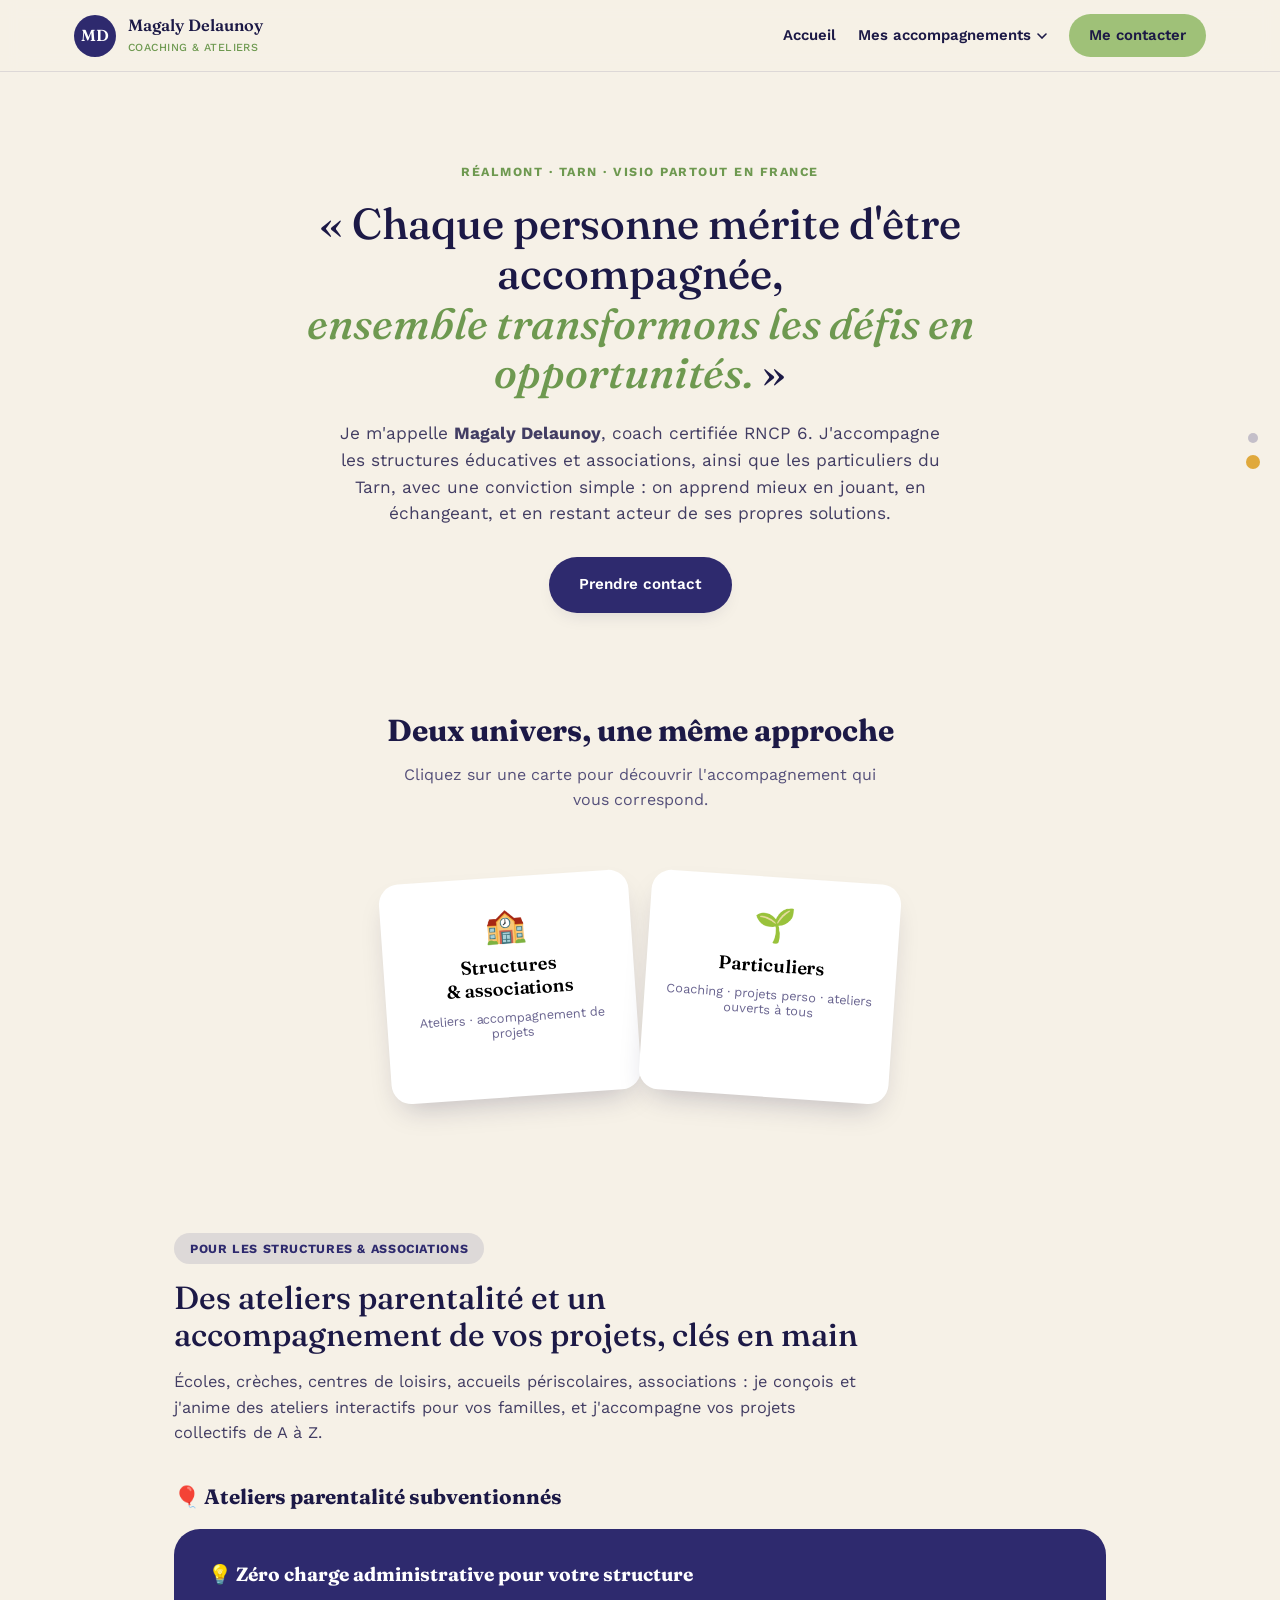
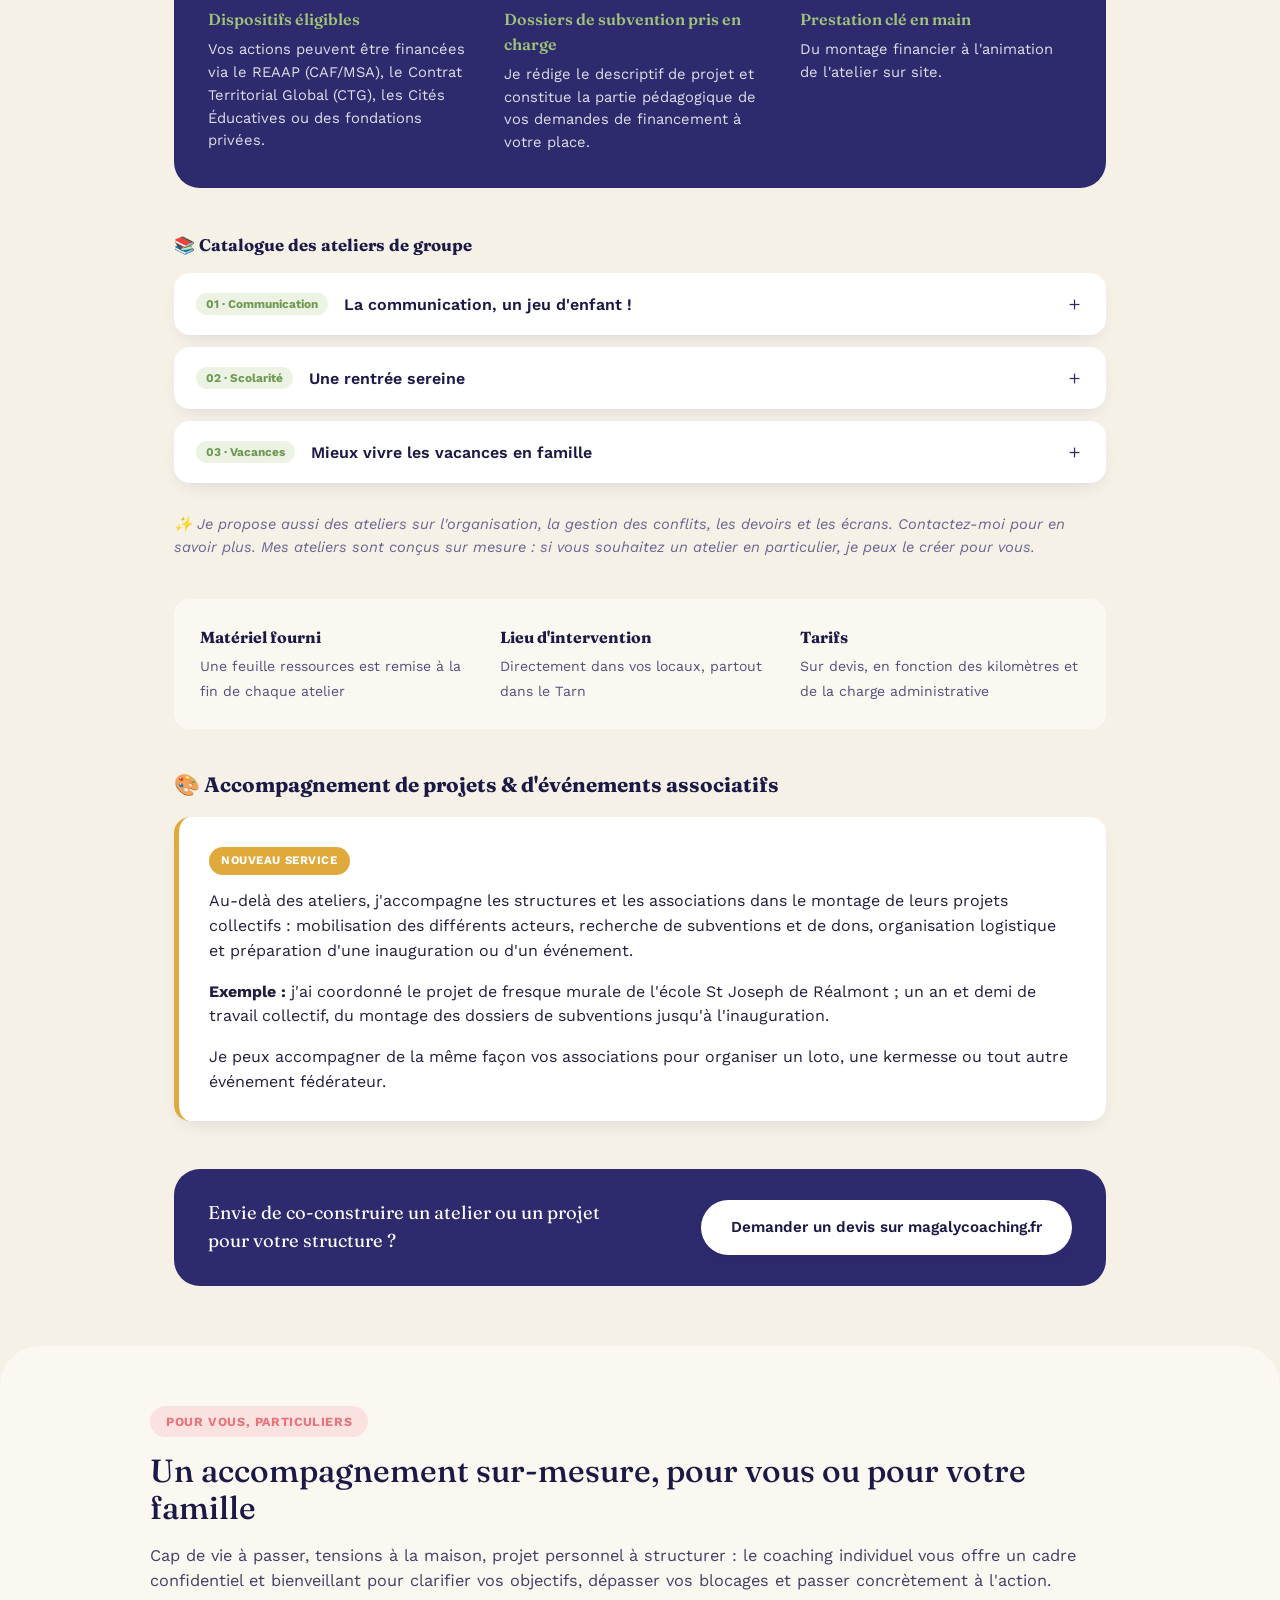
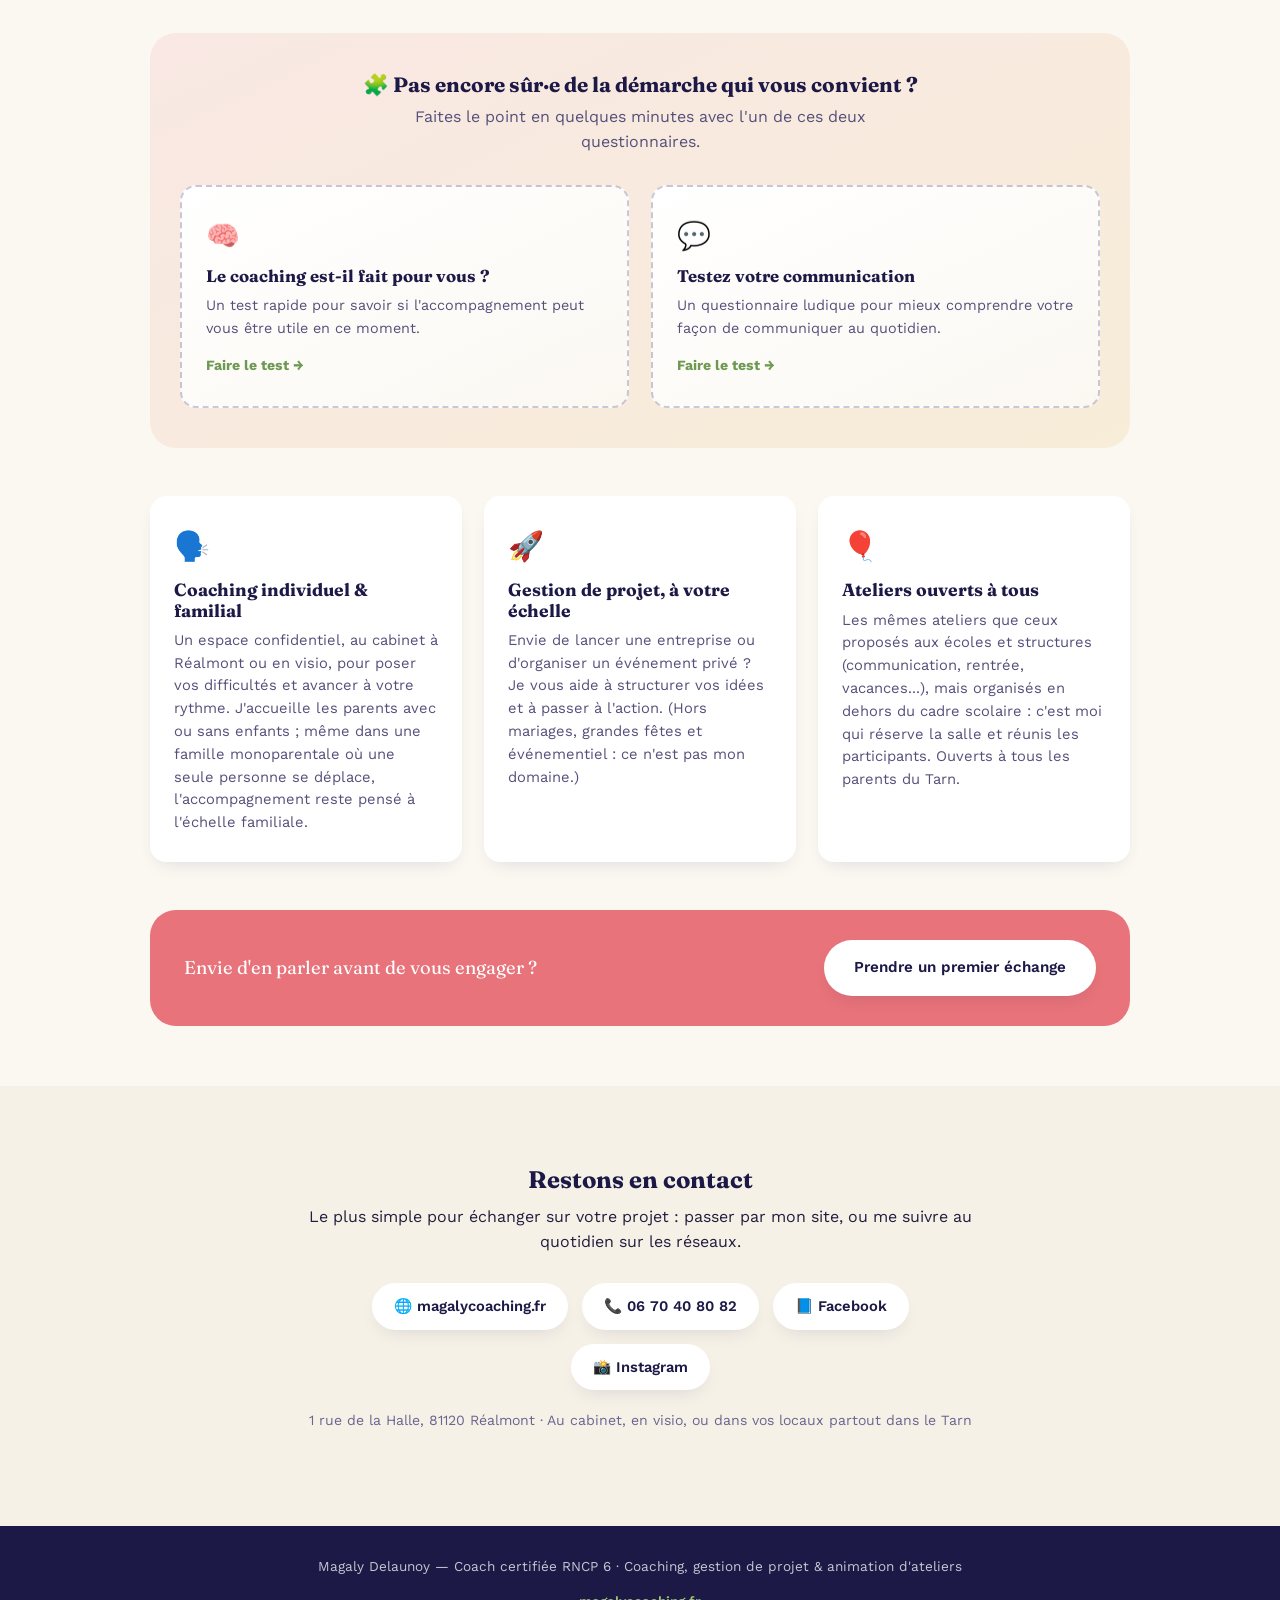
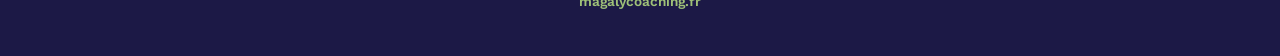
<file: index.html>
<!DOCTYPE html>
<html lang="fr">
<head>
<meta charset="UTF-8">
<meta name="viewport" content="width=device-width, initial-scale=1.0">
<title>Magaly Delaunoy — Coach certifiée RNCP 6 | Réalmont, Tarn</title>
<meta name="description" content="Coach certifiée RNCP 6 à Réalmont (Tarn) : ateliers et accompagnement de projets pour structures et associations, coaching et gestion de projet pour particuliers.">
<link rel="preconnect" href="https://fonts.googleapis.com">
<link rel="preconnect" href="https://fonts.gstatic.com" crossorigin>
<link href="https://fonts.googleapis.com/css2?family=Fraunces:ital,opsz,wght@0,9..144,400;0,9..144,500;0,9..144,600;0,9..144,700;1,9..144,500&family=Work+Sans:wght@400;500;600;700&display=swap" rel="stylesheet">
<link rel="stylesheet" href="style.css">
</head>
<body>

<div class="progress-thread" aria-hidden="true">
  <span class="thread-dot" data-target="pro"></span>
  <span class="thread-dot" data-target="particuliers"></span>
</div>

<header class="site-header">
  <div class="header-inner">
    <a href="#top" class="logo scroll-top-link">
      <span class="logo-mark">MD</span>
      <span class="logo-text">Magaly Delaunoy<br><small>Coaching &amp; Ateliers</small></span>
    </a>

    <button class="nav-toggle" id="navToggle" aria-expanded="false" aria-controls="primaryNav" aria-label="Ouvrir le menu">
      <span></span><span></span><span></span>
    </button>

    <nav class="primary-nav" id="primaryNav">
      <a href="#top" class="nav-link scroll-top-link">Accueil</a>

      <div class="dropdown">
        <button class="dropdown-toggle" id="dropdownToggle" aria-expanded="false">
          Mes accompagnements <svg width="10" height="6" viewBox="0 0 10 6" fill="none"><path d="M1 1l4 4 4-4" stroke="currentColor" stroke-width="1.6" stroke-linecap="round"/></svg>
        </button>
        <ul class="dropdown-menu" id="dropdownMenu">
          <li><a href="#pro"><span class="dd-icon">🏫</span>Structures &amp; associations</a></li>
          <li><a href="#particuliers"><span class="dd-icon">🌱</span>Particuliers</a></li>
        </ul>
      </div>

      <a href="#contact" class="nav-link nav-cta">Me contacter</a>
    </nav>
  </div>
</header>

<main>

  <!-- HERO -->
  <section class="hero">
    <div class="hero-inner">
      <p class="eyebrow">Réalmont · Tarn · Visio partout en France</p>
      <h1 class="hero-title">« Chaque personne mérite d'être accompagnée,<br>
      <em>ensemble transformons les défis en opportunités.</em> »</h1>
      <p class="hero-lede">
        Je m'appelle <strong>Magaly Delaunoy</strong>, coach certifiée RNCP 6.
        J'accompagne les structures éducatives et associations, ainsi que les particuliers
        du Tarn, avec une conviction simple : on apprend mieux en jouant, en échangeant, et en
        restant acteur de ses propres solutions.
      </p>
      <div class="hero-actions">
        <a href="#contact" class="btn btn-primary">Prendre contact</a>
      </div>
    </div>
  </section>

  <!-- SELECTEUR "CARTES A JOUER" -->
  <section class="hand-section" aria-label="Choisissez votre profil">
    <h2 class="section-kicker">Deux univers, une même approche</h2>
    <p class="section-sub">Cliquez sur une carte pour découvrir l'accompagnement qui vous correspond.</p>

    <div class="hand hand-2" id="hand">
      <button class="card-deal" data-target="pro" style="--r:-4deg">
        <span class="card-icon">🏫</span>
        <span class="card-label">Structures<br>&amp; associations</span>
        <span class="card-hint">Ateliers · accompagnement de projets</span>
      </button>
      <button class="card-deal" data-target="particuliers" style="--r:4deg">
        <span class="card-icon">🌱</span>
        <span class="card-label">Particuliers</span>
        <span class="card-hint">Coaching · projets perso · ateliers ouverts à tous</span>
      </button>
    </div>
  </section>

  <!-- ================= PRO ================= -->
  <section class="audience-section" id="pro">
    <div class="section-head">
      <span class="section-tag tag-pro">Pour les structures &amp; associations</span>
      <h2>Des ateliers parentalité et un accompagnement de vos projets, clés en main</h2>
      <p>
        Écoles, crèches, centres de loisirs, accueils périscolaires, associations : je conçois et
        j'anime des ateliers interactifs pour vos familles, et j'accompagne vos projets collectifs
        de A à Z.
      </p>
    </div>

    <h3 class="catalogue-title">🎈 Ateliers parentalité subventionnés</h3>

    <div class="highlight-box">
      <h3>💡 Zéro charge administrative pour votre structure</h3>
      <div class="highlight-grid">
        <div>
          <strong>Dispositifs éligibles</strong>
          <p>Vos actions peuvent être financées via le REAAP (CAF/MSA), le Contrat Territorial Global (CTG), les Cités Éducatives ou des fondations privées.</p>
        </div>
        <div>
          <strong>Dossiers de subvention pris en charge</strong>
          <p>Je rédige le descriptif de projet et constitue la partie pédagogique de vos demandes de financement à votre place.</p>
        </div>
        <div>
          <strong>Prestation clé en main</strong>
          <p>Du montage financier à l'animation de l'atelier sur site.</p>
        </div>
      </div>
    </div>

    <h4 class="catalogue-subtitle">📚 Catalogue des ateliers de groupe</h4>
    <div class="accordion" id="accordionPro">

      <div class="acc-item">
        <button class="acc-trigger" aria-expanded="false">
          <span class="acc-badge">01 · Communication</span>
          <span class="acc-name">La communication, un jeu d'enfant !</span>
          <span class="acc-arrow">＋</span>
        </button>
        <div class="acc-panel">
          <ul>
            <li>Comprendre l'évolution du langage de l'enfant et de l'adolescent comme un besoin fondamental d'appartenance</li>
            <li>Se sensibiliser aux neurosciences affectives et à la posture miroir</li>
            <li>Repérer les filtres du langage qui bloquent la communication au quotidien</li>
            <li>Repartir avec des outils concrets, dont la Communication Non-Violente, et un plan d'action personnalisé</li>
          </ul>
          <p class="acc-meta">⏱ 2h à 2h30 &nbsp;·&nbsp; 👥 Parents, contenu adapté à l'âge de vos enfants &nbsp;·&nbsp; 📊 8 à 15 participants</p>
        </div>
      </div>

      <div class="acc-item">
        <button class="acc-trigger" aria-expanded="false">
          <span class="acc-badge">02 · Scolarité</span>
          <span class="acc-name">Une rentrée sereine</span>
          <span class="acc-arrow">＋</span>
        </button>
        <div class="acc-panel">
          <ul>
            <li>Comprendre les mécanismes du stress de la rentrée chez l'enfant et chez le parent</li>
            <li>Apprendre à responsabiliser sans crier</li>
            <li>Recevoir des clés concrètes d'organisation, de routine et d'autonomie adaptées à chaque âge</li>
            <li>Coopérer avec l'école et adopter la bonne posture face à l'institution scolaire pour sécuriser l'enfant</li>
            <li>Échanger entre parents, se déculpabiliser et repartir outillé·e</li>
          </ul>
          <p class="acc-meta">⏱ 2h à 2h30 &nbsp;·&nbsp; 👥 Parents d'enfants scolarisés, contenu adapté à chaque âge &nbsp;·&nbsp; 📊 à partir de 6 personnes</p>
        </div>
      </div>

      <div class="acc-item">
        <button class="acc-trigger" aria-expanded="false">
          <span class="acc-badge">03 · Vacances</span>
          <span class="acc-name">Mieux vivre les vacances en famille</span>
          <span class="acc-arrow">＋</span>
        </button>
        <div class="acc-panel">
          <ul>
            <li>Anticiper et organiser les vacances sereinement</li>
            <li>Repartir avec des outils concrets pour gérer les tensions familiales</li>
            <li>Échanger entre parents et rompre l'isolement</li>
            <li>Repartir avec des idées d'activités adaptées à tous les budgets</li>
          </ul>
          <p class="acc-meta">⏱ 2h à 2h30 &nbsp;·&nbsp; 👥 Tous parents, pas d'âge pour les enfants &nbsp;·&nbsp; 📊 à partir de 6 personnes</p>
        </div>
      </div>

    </div>

    <p class="teaser-line">✨ Je propose aussi des ateliers sur l'organisation, la gestion des conflits, les devoirs et les écrans. Contactez-moi pour en savoir plus. Mes ateliers sont conçus sur mesure : si vous souhaitez un atelier en particulier, je peux le créer pour vous.</p>

    <div class="practical-strip">
      <div><strong>Matériel fourni</strong><span>Une feuille ressources est remise à la fin de chaque atelier</span></div>
      <div><strong>Lieu d'intervention</strong><span>Directement dans vos locaux, partout dans le Tarn</span></div>
      <div><strong>Tarifs</strong><span>Sur devis, en fonction des kilomètres et de la charge administrative</span></div>
    </div>

    <h3 class="catalogue-title">🎨 Accompagnement de projets &amp; d'événements associatifs</h3>
    <div class="project-block">
      <span class="badge-new">Nouveau service</span>
      <p>
        Au-delà des ateliers, j'accompagne les structures et les associations dans le montage de leurs
        projets collectifs : mobilisation des différents acteurs, recherche de subventions et de dons,
        organisation logistique et préparation d'une inauguration ou d'un événement.
      </p>
      <p>
        <strong>Exemple :</strong> j'ai coordonné le projet de fresque murale de l'école St Joseph de
        Réalmont ; un an et demi de travail collectif, du montage des dossiers de subventions jusqu'à
        l'inauguration.
      </p>
      <p>
        Je peux accompagner de la même façon vos associations pour organiser un loto, une kermesse
        ou tout autre événement fédérateur.
      </p>
    </div>

    <div class="cta-band cta-pro">
      <p>Envie de co-construire un atelier ou un projet pour votre structure ?</p>
      <a href="https://magalycoaching.fr/contact/" target="_blank" rel="noopener" class="btn btn-light">Demander un devis sur magalycoaching.fr</a>
    </div>
  </section>

  <!-- ================= PARTICULIERS ================= -->
  <section class="audience-section alt" id="particuliers">
    <div class="section-head">
      <span class="section-tag tag-particuliers">Pour vous, particuliers</span>
      <h2>Un accompagnement sur-mesure, pour vous ou pour votre famille</h2>
      <p>
        Cap de vie à passer, tensions à la maison, projet personnel à structurer : le coaching
        individuel vous offre un cadre confidentiel et bienveillant pour clarifier vos objectifs,
        dépasser vos blocages et passer concrètement à l'action.
      </p>
    </div>

    <div class="quiz-banner">
      <h3>🧩 Pas encore sûr·e de la démarche qui vous convient ?</h3>
      <p>Faites le point en quelques minutes avec l'un de ces deux questionnaires.</p>
      <div class="quiz-grid">
        <a class="quiz-card" href="https://magaly-delaunoy.github.io/questionnairecoaching/" target="_blank" rel="noopener">
          <span class="quiz-icon">🧠</span>
          <h4>Le coaching est-il fait pour vous ?</h4>
          <p>Un test rapide pour savoir si l'accompagnement peut vous être utile en ce moment.</p>
          <span class="quiz-link">Faire le test →</span>
        </a>
        <a class="quiz-card" href="https://magaly-delaunoy.github.io/questionnairecommunication/" target="_blank" rel="noopener">
          <span class="quiz-icon">💬</span>
          <h4>Testez votre communication</h4>
          <p>Un questionnaire ludique pour mieux comprendre votre façon de communiquer au quotidien.</p>
          <span class="quiz-link">Faire le test →</span>
        </a>
      </div>
    </div>

    <div class="feature-grid">
      <div class="feature-card">
        <span class="feature-icon">🗣️</span>
        <h3>Coaching individuel &amp; familial</h3>
        <p>Un espace confidentiel, au cabinet à Réalmont ou en visio, pour poser vos difficultés et avancer à votre rythme. J'accueille les parents avec ou sans enfants ; même dans une famille monoparentale où une seule personne se déplace, l'accompagnement reste pensé à l'échelle familiale.</p>
      </div>
      <div class="feature-card">
        <span class="feature-icon">🚀</span>
        <h3>Gestion de projet, à votre échelle</h3>
        <p>Envie de lancer une entreprise ou d'organiser un événement privé ? Je vous aide à structurer vos idées et à passer à l'action. (Hors mariages, grandes fêtes et événementiel : ce n'est pas mon domaine.)</p>
      </div>
      <div class="feature-card">
        <span class="feature-icon">🎈</span>
        <h3>Ateliers ouverts à tous</h3>
        <p>Les mêmes ateliers que ceux proposés aux écoles et structures (communication, rentrée, vacances...), mais organisés en dehors du cadre scolaire : c'est moi qui réserve la salle et réunis les participants. Ouverts à tous les parents du Tarn.</p>
      </div>
    </div>

    <div class="cta-band cta-particuliers">
      <p>Envie d'en parler avant de vous engager ?</p>
      <a href="https://magalycoaching.fr/contact/" target="_blank" rel="noopener" class="btn btn-light">Prendre un premier échange</a>
    </div>
  </section>

  <!-- CONTACT / FOOTER CTA -->
  <section class="contact-section" id="contact">
    <h2>Restons en contact</h2>
    <p>Le plus simple pour échanger sur votre projet : passer par mon site, ou me suivre au quotidien sur les réseaux.</p>
    <div class="contact-links">
      <a href="https://magalycoaching.fr" target="_blank" rel="noopener" class="contact-pill">🌐 magalycoaching.fr</a>
      <a href="tel:0670408082" class="contact-pill">📞 06 70 40 80 82</a>
      <a href="https://www.facebook.com/delaunoymagaly/" target="_blank" rel="noopener" class="contact-pill">📘 Facebook</a>
      <a href="https://www.instagram.com/magaly_coaching/" target="_blank" rel="noopener" class="contact-pill">📸 Instagram</a>
    </div>
    <p class="contact-address">1 rue de la Halle, 81120 Réalmont · Au cabinet, en visio, ou dans vos locaux partout dans le Tarn</p>
  </section>

</main>

<footer class="site-footer">
  <p>Magaly Delaunoy — Coach certifiée RNCP 6 · Coaching, gestion de projet &amp; animation d'ateliers</p>
  <p><a href="https://magalycoaching.fr" target="_blank" rel="noopener">magalycoaching.fr</a></p>
</footer>

<a href="#top" class="back-to-top scroll-top-link" id="backToTop" aria-label="Retour en haut">↑</a>

<script src="script.js"></script>
</body>
</html>
</file>
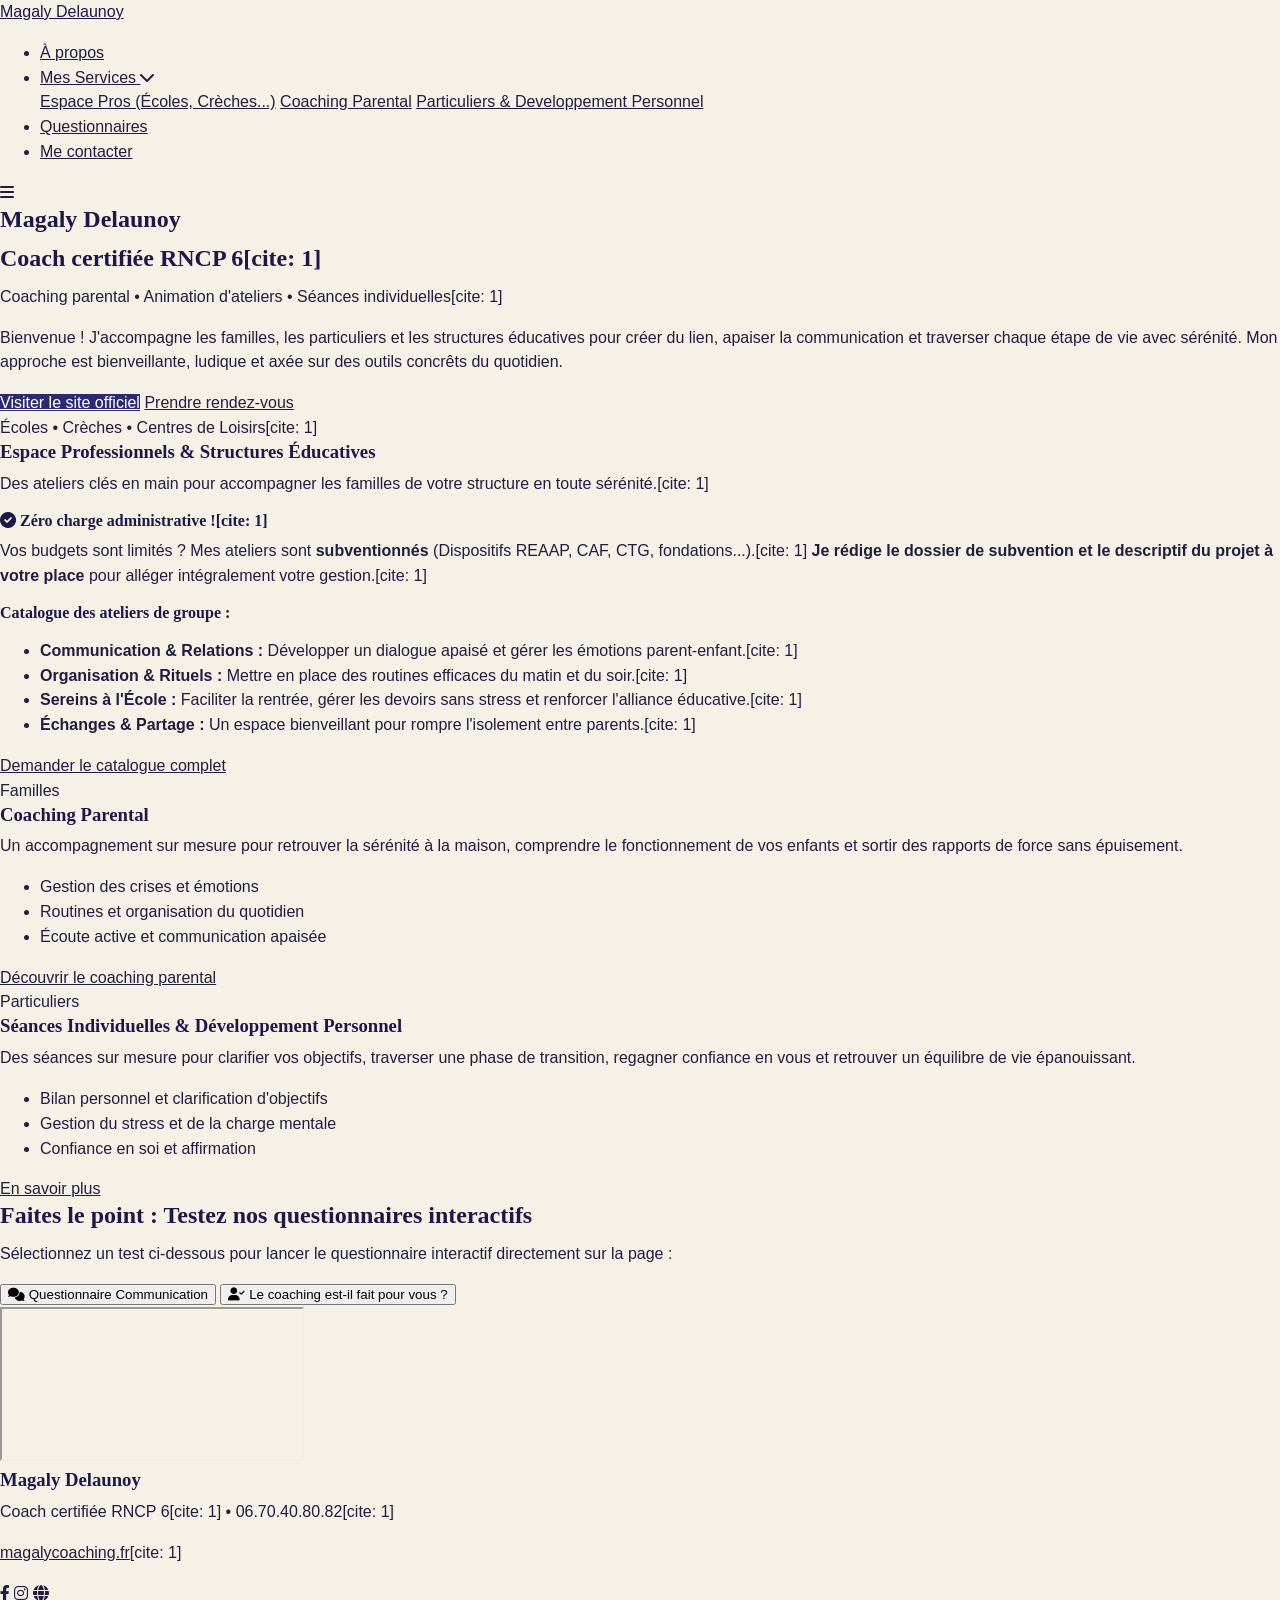
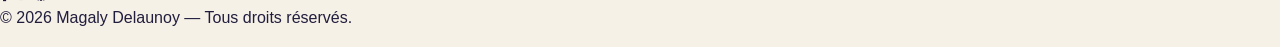
<file: gemini-code-1787741095966.html>
<!DOCTYPE html>
<html lang="fr">
<head>
  <meta charset="UTF-8" />
  <meta name="viewport" content="width=device-width, initial-scale=1.0" />
  <title>Magaly Delaunoy — Coach Parental & Développement Personnel</title>
  <link rel="stylesheet" href="style.css" />
  <link rel="stylesheet" href="https://cdnjs.cloudflare.com/ajax/libs/font-awesome/6.0.0/css/all.min.css" />
</head>
<body>

  <!-- Navigation -->
  <header>
    <nav class="navbar">
      <div class="logo">
        <a href="https://magalycoaching.fr" target="_blank">Magaly Delaunoy</a>
      </div>
      <ul class="nav-links">
        <li><a href="#about">À propos</a></li>
        <li class="dropdown">
          <a href="#services" class="dropbtn">Mes Services <i class="fa-solid fa-chevron-down"></i></a>
          <div class="dropdown-content">
            <a href="#pros">Espace Pros (Écoles, Crèches...)</a>
            <a href="#parents">Coaching Parental</a>
            <a href="#individuels">Particuliers & Developpement Personnel</a>
          </div>
        </li>
        <li><a href="#questionnaires">Questionnaires</a></li>
        <li><a href="#contact" class="btn-nav">Me contacter</a></li>
      </ul>
      <div class="burger">
        <i class="fa-solid fa-bars"></i>
      </div>
    </nav>
  </header>

  <!-- Hero / À propos -->
  <section id="about" class="hero-section">
    <div class="hero-container">
      <h1>Magaly Delaunoy</h1>
      <h2>Coach certifiée RNCP 6[cite: 1]</h2>
      <p class="tagline">Coaching parental • Animation d'ateliers • Séances individuelles[cite: 1]</p>
      <p class="bio">
        Bienvenue ! J'accompagne les familles, les particuliers et les structures éducatives pour créer du lien, 
        apaiser la communication et traverser chaque étape de vie avec sérénité. Mon approche est bienveillante, 
        ludique et axée sur des outils concrêts du quotidien.
      </p>
      <div class="hero-cta">
        <a href="https://magalycoaching.fr" target="_blank" class="btn-primary">Visiter le site officiel</a>
        <a href="#contact" class="btn-secondary">Prendre rendez-vous</a>
      </div>
    </div>
  </section>

  <!-- Services -->
  <section id="services" class="services-section">

    <!-- Volet Pros -->
    <article id="pros" class="service-card highlight">
      <span class="badge">Écoles • Crèches • Centres de Loisirs</span>[cite: 1]
      <h3>Espace Professionnels & Structures Éducatives</h3>
      <p class="subtitle">Des ateliers clés en main pour accompagner les familles de votre structure en toute sérénité.[cite: 1]</p>
      
      <div class="advantage-box">
        <h4><i class="fa-solid fa-circle-check"></i> Zéro charge administrative ![cite: 1]</h4>
        <p>
          Vos budgets sont limités ? Mes ateliers sont <strong>subventionnés</strong> (Dispositifs REAAP, CAF, CTG, fondations...).[cite: 1]
          <strong>Je rédige le dossier de subvention et le descriptif du projet à votre place</strong> pour alléger intégralement votre gestion.[cite: 1]
        </p>
      </div>

      <h4>Catalogue des ateliers de groupe :</h4>
      <ul class="catalog-list">
        <li><strong>Communication & Relations :</strong> Développer un dialogue apaisé et gérer les émotions parent-enfant.[cite: 1]</li>
        <li><strong>Organisation & Rituels :</strong> Mettre en place des routines efficaces du matin et du soir.[cite: 1]</li>
        <li><strong>Sereins à l'École :</strong> Faciliter la rentrée, gérer les devoirs sans stress et renforcer l'alliance éducative.[cite: 1]</li>
        <li><strong>Échanges & Partage :</strong> Un espace bienveillant pour rompre l'isolement entre parents.[cite: 1]</li>
      </ul>
      <a href="https://magalycoaching.fr" target="_blank" class="btn-card">Demander le catalogue complet</a>
    </article>

    <!-- Volet Parents -->
    <article id="parents" class="service-card">
      <span class="badge">Familles</span>
      <h3>Coaching Parental</h3>
      <p>
        Un accompagnement sur mesure pour retrouver la sérénité à la maison, comprendre le fonctionnement de vos enfants 
        et sortir des rapports de force sans épuisement.
      </p>
      <ul>
        <li>Gestion des crises et émotions</li>
        <li>Routines et organisation du quotidien</li>
        <li>Écoute active et communication apaisée</li>
      </ul>
      <a href="https://magalycoaching.fr" target="_blank" class="btn-card">Découvrir le coaching parental</a>
    </article>

    <!-- Volet Particuliers / Dével. Personnel -->
    <article id="individuels" class="service-card">
      <span class="badge">Particuliers</span>
      <h3>Séances Individuelles & Développement Personnel</h3>
      <p>
        Des séances sur mesure pour clarifier vos objectifs, traverser une phase de transition, regagner confiance en vous 
        et retrouver un équilibre de vie épanouissant.
      </p>
      <ul>
        <li>Bilan personnel et clarification d'objectifs</li>
        <li>Gestion du stress et de la charge mentale</li>
        <li>Confiance en soi et affirmation</li>
      </ul>
      <a href="https://magalycoaching.fr" target="_blank" class="btn-card">En savoir plus</a>
    </article>

  </section>

  <!-- Interactive Questionnaires Section -->
  <section id="questionnaires" class="quiz-section">
    <h2>Faites le point : Testez nos questionnaires interactifs</h2>
    <p>Sélectionnez un test ci-dessous pour lancer le questionnaire interactif directement sur la page :</p>

    <div class="quiz-buttons">
      <button class="btn-quiz active" onclick="loadQuiz('https://magaly-delaunoy.github.io/questionnairecommunication/')">
        <i class="fa-solid fa-comments"></i> Questionnaire Communication
      </button>
      <button class="btn-quiz" onclick="loadQuiz('https://magaly-delaunoy.github.io/questionnairecoaching/')">
        <i class="fa-solid fa-user-check"></i> Le coaching est-il fait pour vous ?
      </button>
    </div>

    <div class="iframe-wrapper">
      <iframe id="quiz-frame" src="https://magaly-delaunoy.github.io/questionnairecommunication/" title="Questionnaire interactif"></iframe>
    </div>
  </section>

  <!-- Contact & Footer -->
  <footer id="contact">
    <div class="footer-container">
      <h3>Magaly Delaunoy</h3>
      <p>Coach certifiée RNCP 6[cite: 1] • 06.70.40.80.82[cite: 1]</p>
      <p><a href="https://magalycoaching.fr" target="_blank" class="site-link">magalycoaching.fr</a>[cite: 1]</p>

      <div class="social-links">
        <a href="https://facebook.com" target="_blank" aria-label="Facebook"><i class="fa-brands fa-facebook-f"></i></a>
        <a href="https://instagram.com" target="_blank" aria-label="Instagram"><i class="fa-brands fa-instagram"></i></a>
        <a href="https://magalycoaching.fr" target="_blank" aria-label="Globe Site"><i class="fa-solid fa-globe"></i></a>
      </div>
      <p class="copyright">&copy; 2026 Magaly Delaunoy — Tous droits réservés.</p>
    </div>
  </footer>

  <script src="script.js"></script>
</body>
</html>
</file>
<file: style.css>
/* ============ TOKENS ============ */
:root {
  --cream: #F6F1E7;
  --cream-soft: #FBF8F2;
  --ink: #211D3D;
  --indigo: #2E2A6E;
  --indigo-deep: #1C1946;
  --sage: #9FC178;
  --sage-deep: #6E9950;
  --gold: #E0A93C;
  --white: #FFFFFF;
  --rose: #E8737A;

  --font-display: "Fraunces", serif;
  --font-body: "Work Sans", sans-serif;

  --radius-lg: 26px;
  --radius-md: 16px;
  --radius-sm: 10px;
  --shadow-card: 0 14px 30px -12px rgba(28, 25, 70, 0.28);
  --shadow-soft: 0 8px 20px -10px rgba(28, 25, 70, 0.18);
}

* { box-sizing: border-box; }
html { scroll-behavior: smooth; }

body {
  margin: 0;
  background: var(--cream);
  color: var(--ink);
  font-family: var(--font-body);
  line-height: 1.55;
  -webkit-font-smoothing: antialiased;
}

h1, h2, h3, h4 {
  font-family: var(--font-display);
  color: var(--indigo-deep);
  margin: 0 0 .5em;
  line-height: 1.15;
}

p { margin: 0 0 1em; }
a { color: inherit; }
img { max-width: 100%; display: block; }

.btn {
  display: inline-block;
  padding: 14px 28px;
  border-radius: 999px;
  font-weight: 600;
  text-decoration: none;
  font-size: .95rem;
  transition: transform .18s ease, box-shadow .18s ease;
  border: 2px solid transparent;
}
.btn:hover { transform: translateY(-2px); }
.btn-primary { background: var(--indigo); color: var(--white); box-shadow: var(--shadow-soft); }
.btn-primary:hover { background: var(--indigo-deep); }
.btn-ghost { border-color: var(--indigo); color: var(--indigo); }
.btn-ghost:hover { background: var(--indigo); color: var(--white); }
.btn-light { background: var(--white); color: var(--indigo-deep); box-shadow: var(--shadow-soft); }

/* ============ PROGRESS THREAD (signature nav dots) ============ */
.progress-thread {
  position: fixed;
  right: 22px;
  top: 50%;
  transform: translateY(-50%);
  display: flex;
  flex-direction: column;
  gap: 14px;
  z-index: 40;
}
.thread-dot {
  width: 10px; height: 10px;
  border-radius: 50%;
  background: rgba(46,42,110,.25);
  cursor: pointer;
  transition: background .2s ease, transform .2s ease;
  display: block;
}
.thread-dot:hover { transform: scale(1.3); }
.thread-dot.active { background: var(--gold); transform: scale(1.4); }
@media (max-width: 860px) { .progress-thread { display: none; } }

/* ============ HEADER ============ */
.site-header {
  position: sticky; top: 0; z-index: 50;
  background: rgba(246,241,231,.92);
  backdrop-filter: blur(8px);
  border-bottom: 1px solid rgba(46,42,110,.12);
}
.header-inner {
  max-width: 1180px; margin: 0 auto;
  display: flex; align-items: center; justify-content: space-between;
  padding: 14px 24px;
}
.logo { display: flex; align-items: center; gap: 12px; text-decoration: none; color: var(--indigo-deep); }
.logo-mark {
  width: 42px; height: 42px; border-radius: 50%;
  background: var(--indigo); color: var(--white);
  display: flex; align-items: center; justify-content: center;
  font-family: var(--font-display); font-weight: 600; font-size: 1rem;
}
.logo-text { font-family: var(--font-display); font-weight: 600; font-size: 1.02rem; line-height: 1.2; }
.logo-text small { font-family: var(--font-body); font-weight: 500; color: var(--sage-deep); font-size: .68rem; letter-spacing: .04em; text-transform: uppercase; }

.primary-nav { display: flex; align-items: center; gap: 22px; }
.nav-link { text-decoration: none; font-weight: 600; font-size: .93rem; color: var(--indigo-deep); }
.nav-cta { background: var(--sage); padding: 10px 20px; border-radius: 999px; color: var(--indigo-deep); }
.nav-cta:hover { background: var(--sage-deep); color: var(--white); }

.dropdown { position: relative; }
.dropdown-toggle {
  background: none; border: none; cursor: pointer;
  font: inherit; font-weight: 600; font-size: .93rem; color: var(--indigo-deep);
  display: flex; align-items: center; gap: 6px; padding: 6px 0;
}
.dropdown-menu {
  list-style: none; margin: 0; padding: 10px;
  position: absolute; top: calc(100% + 12px); left: 50%; transform: translateX(-50%);
  background: var(--white); border-radius: var(--radius-md);
  box-shadow: var(--shadow-card);
  width: 260px;
  opacity: 0; visibility: hidden; translate: 0 -8px;
  transition: opacity .18s ease, translate .18s ease, visibility .18s ease;
}
.dropdown-menu.open { opacity: 1; visibility: visible; translate: 0 0; }
.dropdown-menu a {
  display: flex; align-items: center; gap: 10px;
  padding: 10px 12px; border-radius: var(--radius-sm);
  text-decoration: none; font-weight: 600; font-size: .9rem; color: var(--ink);
}
.dropdown-menu a:hover { background: var(--cream); }
.dd-icon { font-size: 1.1rem; }

.nav-toggle {
  display: none; flex-direction: column; justify-content: center; gap: 5px;
  width: 38px; height: 38px; background: none; border: none; cursor: pointer;
}
.nav-toggle span { width: 100%; height: 2.5px; background: var(--indigo-deep); border-radius: 2px; transition: transform .2s ease, opacity .2s ease; }

/* ============ HERO ============ */
.hero { padding: 90px 24px 60px; text-align: center; }
.hero-inner { max-width: 780px; margin: 0 auto; }
.eyebrow {
  text-transform: uppercase; letter-spacing: .12em; font-size: .78rem;
  font-weight: 700; color: var(--sage-deep); margin-bottom: 18px;
}
.hero-title { font-size: clamp(1.7rem, 4vw, 2.7rem); font-weight: 500; margin-bottom: 22px; }
.hero-title em { font-style: italic; color: var(--sage-deep); }
.hero-lede { font-size: 1.08rem; max-width: 620px; margin: 0 auto 30px; color: #423d63; }
.hero-actions { display: flex; gap: 14px; justify-content: center; flex-wrap: wrap; }

/* ============ HAND OF CARDS (signature element) ============ */
.hand-section { padding: 40px 24px 90px; text-align: center; }
.section-kicker { font-size: clamp(1.4rem, 3vw, 1.9rem); }
.section-sub { color: #55507a; max-width: 480px; margin: 0 auto 50px; }

.hand {
  display: flex; justify-content: center; align-items: flex-end;
  gap: 0; max-width: 720px; margin: 0 auto;
}
.card-deal {
  --r: 0deg;
  font-family: var(--font-body);
  background: var(--white);
  border: none;
  border-radius: 20px;
  width: 210px;
  min-height: 240px;
  padding: 28px 20px;
  cursor: pointer;
  box-shadow: var(--shadow-card);
  transform: rotate(var(--r)) translateY(14px);
  transition: transform .28s cubic-bezier(.2,.8,.3,1.2), box-shadow .28s ease, background .28s ease;
  margin: 0 -18px;
  position: relative;
  display: flex; flex-direction: column; align-items: center; text-align: center; gap: 10px;
}
.hand-2 .card-deal { width: 250px; min-height: 220px; margin: 0 6px; }
.card-deal:nth-child(2) { z-index: 2; }
.card-deal:hover, .card-deal:focus-visible {
  transform: rotate(0deg) translateY(-10px) scale(1.04);
  box-shadow: 0 22px 40px -14px rgba(28,25,70,.35);
  background: var(--indigo);
  color: var(--white);
  z-index: 5;
}
.card-deal:hover .card-hint, .card-deal:focus-visible .card-hint { color: rgba(255,255,255,.75); }
.card-icon { font-size: 2.1rem; }
.card-label { font-family: var(--font-display); font-weight: 600; font-size: 1.15rem; color: inherit; }
.card-hint { font-size: .8rem; color: #6a6590; }

/* ============ AUDIENCE SECTIONS ============ */
.audience-section { max-width: 980px; margin: 0 auto; padding: 60px 24px; scroll-margin-top: 90px; }
.audience-section.alt { background: var(--cream-soft); max-width: 100%; border-radius: 40px 40px 0 0; }
.audience-section.alt > * { max-width: 980px; margin-left: auto; margin-right: auto; }

.section-head { max-width: 700px; margin-bottom: 40px; }
.section-tag {
  display: inline-block; padding: 6px 16px; border-radius: 999px;
  font-size: .78rem; font-weight: 700; text-transform: uppercase; letter-spacing: .05em;
  margin-bottom: 16px;
}
.tag-pro { background: rgba(46,42,110,.12); color: var(--indigo); }
.tag-particuliers { background: rgba(232,115,122,.16); color: var(--rose); }
.section-head h2 { font-size: clamp(1.5rem, 3vw, 2rem); font-weight: 500; }
.section-head p { color: #423d63; font-size: 1.02rem; }

.highlight-box {
  background: var(--indigo); color: var(--white);
  border-radius: var(--radius-lg); padding: 34px; margin-bottom: 48px;
}
.highlight-box h3 { color: var(--white); margin-bottom: 22px; font-size: 1.2rem; }
.highlight-grid { display: grid; grid-template-columns: repeat(3, 1fr); gap: 24px; }
.highlight-grid strong { display: block; margin-bottom: 6px; color: var(--sage); font-family: var(--font-display); font-weight: 600; }
.highlight-grid p { font-size: .92rem; color: rgba(255,255,255,.85); margin: 0; }

.catalogue-title { font-size: 1.3rem; margin: 44px 0 20px; }
.catalogue-title:first-of-type { margin-top: 0; }
.catalogue-subtitle { font-size: 1.05rem; color: var(--indigo-deep); margin: 0 0 18px; }
.teaser-line { font-style: italic; color: #6a6590; font-size: .92rem; margin: -10px 0 40px; }

.project-block {
  position: relative;
  background: var(--white);
  border-left: 5px solid var(--gold);
  border-radius: var(--radius-md);
  padding: 30px 30px 26px;
  box-shadow: var(--shadow-soft);
  margin-bottom: 48px;
}
.project-block p:last-child { margin-bottom: 0; }
.badge-new {
  display: inline-block; background: var(--gold); color: var(--white);
  font-size: .72rem; font-weight: 700; text-transform: uppercase; letter-spacing: .05em;
  padding: 5px 12px; border-radius: 999px; margin-bottom: 14px;
}

.quiz-banner {
  background: linear-gradient(155deg, rgba(232,115,122,.12), rgba(224,169,60,.14));
  border-radius: var(--radius-lg);
  padding: 40px 30px;
  text-align: center;
  margin-bottom: 48px;
}
.quiz-banner h3 { font-size: 1.3rem; margin-bottom: 8px; }
.quiz-banner > p { color: #55507a; max-width: 480px; margin: 0 auto 30px; }
.quiz-banner .quiz-grid { margin-bottom: 0; text-align: left; }

/* Accordion */
.accordion { display: flex; flex-direction: column; gap: 12px; margin-bottom: 40px; }
.acc-item { background: var(--white); border-radius: var(--radius-md); box-shadow: var(--shadow-soft); overflow: hidden; }
.acc-trigger {
  width: 100%; background: none; border: none; cursor: pointer;
  display: flex; align-items: center; gap: 16px; padding: 18px 22px;
  font-family: var(--font-body); text-align: left;
}
.acc-badge {
  flex-shrink: 0; font-size: .74rem; font-weight: 700; color: var(--sage-deep);
  background: rgba(159,193,120,.2); padding: 4px 10px; border-radius: 999px;
}
.acc-name { flex: 1; font-weight: 600; color: var(--indigo-deep); font-size: 1rem; }
.acc-arrow { font-size: 1.2rem; color: var(--indigo); transition: transform .25s ease; flex-shrink: 0; }
.acc-item.open .acc-arrow { transform: rotate(45deg); }
.acc-panel {
  max-height: 0; overflow: hidden; transition: max-height .3s ease;
  padding: 0 22px;
}
.acc-item.open .acc-panel { padding: 0 22px 22px; }
.acc-panel ul { margin: 0 0 12px; padding-left: 20px; }
.acc-panel li { margin-bottom: 6px; }
.acc-meta { font-size: .85rem; color: #6a6590; font-weight: 600; margin: 0; }

.practical-strip {
  display: grid; grid-template-columns: repeat(3, 1fr); gap: 20px;
  background: var(--cream-soft); border-radius: var(--radius-md); padding: 26px; margin-bottom: 40px;
}
.audience-section.alt .practical-strip { background: var(--white); }
.practical-strip strong { display: block; font-family: var(--font-display); color: var(--indigo-deep); margin-bottom: 4px; }
.practical-strip span { font-size: .88rem; color: #55507a; }

/* Feature grid (parents / particuliers) */
.feature-grid { display: grid; grid-template-columns: repeat(3, 1fr); gap: 22px; margin-bottom: 48px; }
.feature-card {
  background: var(--white); border-radius: var(--radius-md); padding: 28px 24px;
  box-shadow: var(--shadow-soft);
  transition: transform .2s ease, box-shadow .2s ease;
}
.feature-card:hover { transform: translateY(-6px); box-shadow: var(--shadow-card); }
.feature-icon { font-size: 1.8rem; display: block; margin-bottom: 12px; }
.feature-card h3 { font-size: 1.1rem; margin-bottom: 8px; }
.feature-card p { font-size: .92rem; color: #55507a; margin: 0; }

/* Quiz cards */
.quiz-grid { display: grid; grid-template-columns: repeat(2, 1fr); gap: 22px; margin-bottom: 48px; }
.quiz-card {
  display: block; text-decoration: none; color: inherit;
  background: linear-gradient(155deg, var(--white), var(--cream-soft));
  border: 2px dashed rgba(46,42,110,.25);
  border-radius: var(--radius-md); padding: 28px 24px;
  transition: transform .2s ease, border-color .2s ease, background .2s ease;
}
.quiz-card:hover { transform: translateY(-6px) rotate(-.5deg); border-color: var(--sage-deep); background: var(--white); }
.quiz-icon { font-size: 1.7rem; display: block; margin-bottom: 10px; }
.quiz-card h4 { font-size: 1.05rem; margin-bottom: 8px; font-family: var(--font-display); color: var(--indigo-deep); }
.quiz-card p { font-size: .9rem; color: #55507a; margin-bottom: 14px; }
.quiz-link { font-weight: 700; color: var(--sage-deep); font-size: .88rem; }

/* CTA bands */
.cta-band {
  border-radius: var(--radius-lg); padding: 30px 34px;
  display: flex; align-items: center; justify-content: space-between; gap: 20px; flex-wrap: wrap;
}
.cta-band p { margin: 0; font-family: var(--font-display); font-size: 1.15rem; color: var(--white); max-width: 420px; }
.cta-pro { background: var(--indigo); }
.cta-particuliers { background: var(--rose); }

/* Contact */
.contact-section { text-align: center; padding: 80px 24px; max-width: 720px; margin: 0 auto; }
.contact-links { display: flex; gap: 14px; justify-content: center; flex-wrap: wrap; margin: 28px 0 20px; }
.contact-pill {
  text-decoration: none; background: var(--white); color: var(--indigo-deep);
  padding: 12px 22px; border-radius: 999px; font-weight: 600; font-size: .92rem;
  box-shadow: var(--shadow-soft); transition: transform .18s ease, background .18s ease;
}
.contact-pill:hover { transform: translateY(-3px); background: var(--sage); }
.contact-address { font-size: .88rem; color: #6a6590; }

/* Footer */
.site-footer {
  text-align: center; padding: 30px 24px; background: var(--indigo-deep); color: rgba(255,255,255,.75);
  font-size: .85rem;
}
.site-footer a { color: var(--sage); text-decoration: none; font-weight: 600; }

.back-to-top {
  position: fixed; bottom: 24px; right: 24px; z-index: 40;
  width: 46px; height: 46px; border-radius: 50%;
  background: var(--indigo); color: var(--white);
  display: flex; align-items: center; justify-content: center;
  text-decoration: none; box-shadow: var(--shadow-card);
  opacity: 0; visibility: hidden; translate: 0 10px;
  transition: opacity .25s ease, translate .25s ease, visibility .25s ease;
}
.back-to-top.visible { opacity: 1; visibility: visible; translate: 0 0; }

/* Reveal on scroll */
.reveal { opacity: 0; translate: 0 24px; transition: opacity .6s ease, translate .6s ease; }
.reveal.in { opacity: 1; translate: 0 0; }

@media (prefers-reduced-motion: reduce) {
  html { scroll-behavior: auto; }
  * { transition-duration: .01ms !important; animation-duration: .01ms !important; }
}

/* ============ RESPONSIVE ============ */
@media (max-width: 860px) {
  .nav-toggle { display: flex; }
  .primary-nav {
    position: fixed; top: 72px; left: 0; right: 0; bottom: 0;
    background: var(--cream); flex-direction: column; align-items: stretch;
    padding: 24px; gap: 4px; transform: translateX(100%);
    transition: transform .25s ease; overflow-y: auto;
  }
  .primary-nav.open { transform: translateX(0); }
  .nav-link, .dropdown-toggle { padding: 14px 6px; border-bottom: 1px solid rgba(46,42,110,.1); justify-content: space-between; width: 100%; }
  .nav-cta { text-align: center; margin-top: 10px; }
  .dropdown-menu { position: static; width: 100%; box-shadow: none; transform: none; opacity: 1; visibility: visible; max-height: 0; padding: 0; overflow: hidden; translate: 0; }
  .dropdown-menu.open { max-height: 300px; padding: 6px 0 6px 12px; }

  .hand { flex-direction: column; align-items: center; gap: 18px; }
  .card-deal { transform: none; margin: 0; width: 100%; max-width: 280px; }
  .card-deal:hover { transform: translateY(-6px) scale(1.02); }

  .highlight-grid, .feature-grid, .quiz-grid, .practical-strip { grid-template-columns: 1fr; }
  .audience-section.alt { border-radius: 28px 28px 0 0; }
  .cta-band { flex-direction: column; text-align: center; }
}
</file>
